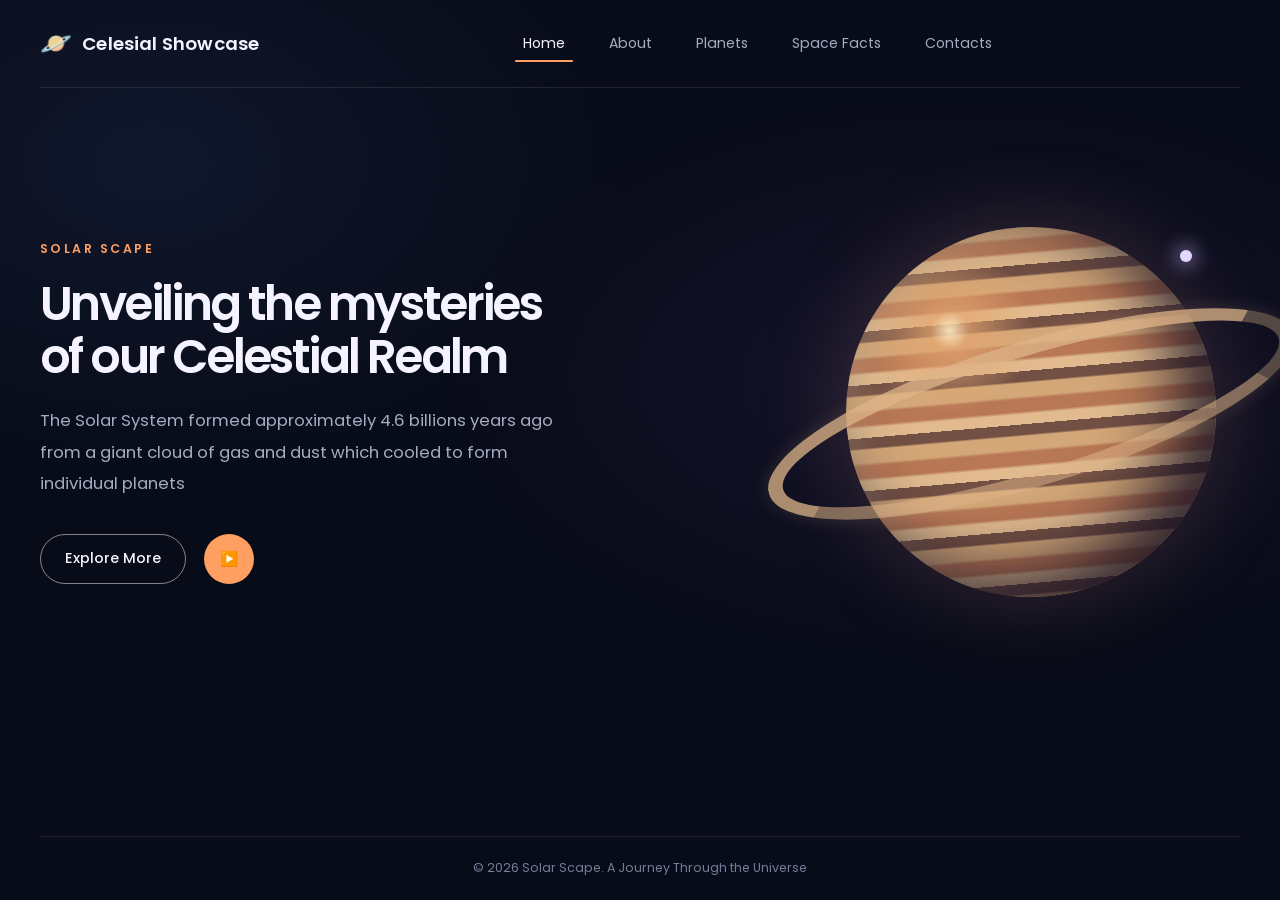
<file: Index.HTML>
<!DOCTYPE html>
<html>
    <head>
        <link rel="shortcut icon" href="https://cdn.britannica.com/56/234056-050-0AC049D7/first-image-from-James-Webb-Space-Telescope-deepest-and-sharpest-infrared-image-of-distant-universe-to-date-SMACS-0723.jpg" type="image/x-icon">
        <title>Celestial Showcase</title>
        <link href="https://fonts.googleapis.com/css2?family=Poppins:wght@300;400;500;600;700&display=swap" rel="stylesheet">
        <link href="https://cdn.jsdelivr.net/npm/bootstrap@5.3.8/dist/css/bootstrap.min.css" rel="stylesheet">
        <link rel="stylesheet" href="Style.css">
    </head>
    <body>
        <main class="site-shell">
            <nav class="navbar navbar-expand-lg navbar-dark">
                <div class="container-fluid p-0">
                    <a class="navbar-brand" href="index.html">
                        <span class="brand-icon orbit-logo">🪐</span>
                        Celesial Showcase
                    </a>
                    <button class="navbar-toggler" type="button" data-bs-toggle="collapse" data-bs-target="#menu">
                        <span class="navbar-toggler-icon"></span>
                    </button>
                    <div class="collapse navbar-collapse" id="menu">
                        <ul class="navbar-nav mx-auto">
                            <li class="nav-item"><a href="index.html" class="nav-link active">Home</a></li>
                            <li class="nav-item"><a href="about.html" class="nav-link">About</a></li>
                            <li class="nav-item"><a href="planets.html" class="nav-link">Planets</a></li>
                            <li class="nav-item"><a href="facts.html" class="nav-link">Space Facts</a></li>
                            <li class="nav-item"><a href="contacts.html" class="nav-link">Contacts</a></li>
                        </ul>
                    </div>
                </div>
            </nav>
            <section class="home-hero">
                <div class="planet-hero" aria-hidden="true"></div>
                <div class="small orbit" aria-hidden="true"></div>
                <div class="home">
                    <p class="info">Solar Scape</p>
                    <h1>Unveiling the mysteries <br>of our Celestial Realm</h1>
                    <p>The Solar System formed approximately 4.6 billions years ago from a giant cloud of gas and dust which cooled to form individual planets</p>
                    <div class="actions">
                        <a href="Planets.HTML" class="outline-btn">Explore More</a>
                        <a href="Planet.HTML?name=Saturn" class="orange-btn" aria-label="Discover Saturn">▶️</a>
                    </div>
                </div>
            </section>
            <footer class="footer">
                © 2026 Solar Scape. A Journey Through the Universe
            </footer>
        </main>
        <script src="https://cdn.jsdelivr.net/npm/bootstrap@5.3.8/dist/js/bootstrap.bundle.min.js"></script>
    </body>
</html>
</file>
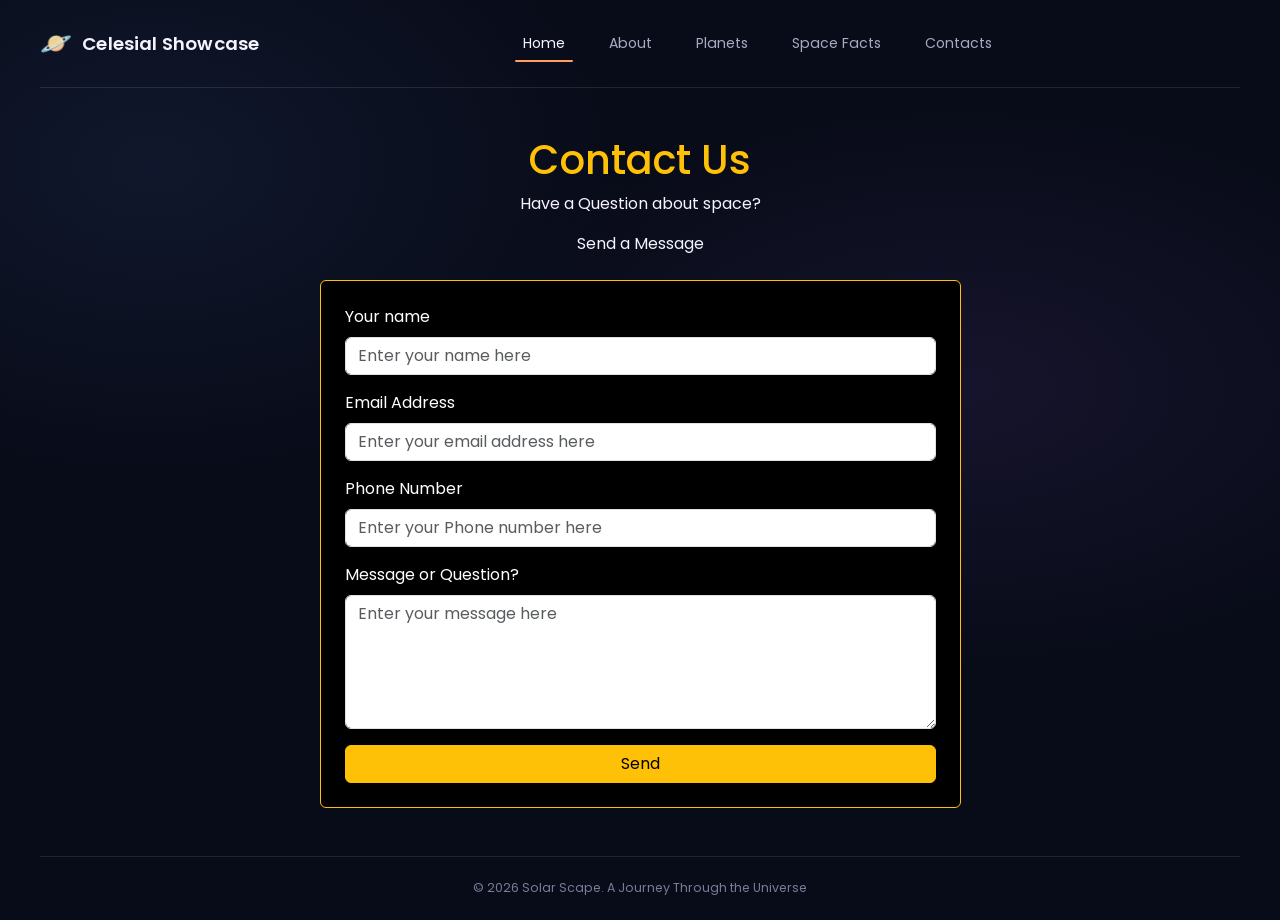
<file: Contacts.HTML>
<!DOCTYPE html>
<html>
    <head>
        <link rel="shortcut icon" href="https://cdn.britannica.com/56/234056-050-0AC049D7/first-image-from-James-Webb-Space-Telescope-deepest-and-sharpest-infrared-image-of-distant-universe-to-date-SMACS-0723.jpg" type="image/x-icon">
        <title>Celestial Showcase</title>
        <link href="https://fonts.googleapis.com/css2?family=Poppins:wght@300;400;500;600;700&display=swap" rel="stylesheet">
        <link href="https://cdn.jsdelivr.net/npm/bootstrap@5.3.8/dist/css/bootstrap.min.css" rel="stylesheet">
        <link rel="stylesheet" href="Style.css">
    </head>
    <body>
        <main class="site-shell">
            <nav class="navbar navbar-expand-lg navbar-dark">
                <div class="container-fluid p-0">
                    <a class="navbar-brand" href="index.html">
                        <span class="brand-icon orbit-logo">🪐</span>
                        Celesial Showcase
                    </a>
                    <button class="navbar-toggler" type="button" data-bs-toggle="collapse" data-bs-target="#menu">
                        <span class="navbar-toggler-icon"></span>
                    </button>
                    <div class="collapse navbar-collapse" id="menu">
                        <ul class="navbar-nav mx-auto">
                            <li class="nav-item"><a href="index.html" class="nav-link active">Home</a></li>
                            <li class="nav-item"><a href="about.html" class="nav-link">About</a></li>
                            <li class="nav-item"><a href="planets.html" class="nav-link">Planets</a></li>
                            <li class="nav-item"><a href="facts.html" class="nav-link">Space Facts</a></li>
                            <li class="nav-item"><a href="contacts.html" class="nav-link">Contacts</a></li>
                        </ul>
                    </div>
                </div>
            </nav>
            <div class="container py-5">
                <h1 class="text-warning text-center">Contact Us</h1>
                <p class="text-center">Have a Question about space?</p>
                <p class="text-center">Send a Message</p>
                <div class="row justify-content-center mt-4">
                    <div class="col-md-7">
                        <div class="card text-white outline-warning border-warning bg-black">
                            <div class="card-body p-4">
                                <form>
                                    <div class="mb-3">
                                        <label class="form-label">Your name</label>
                                        <input type="text" class="form-control" placeholder="Enter your name here">
                                    </div>
                                    <div class="mb-3">
                                        <label class="form-label">Email Address</label>
                                        <input type="email" class="form-control" placeholder="Enter your email address here">
                                    </div>
                                    <div class="mb-3">
                                        <label class="form-label">Phone Number</label>
                                        <input type="tel" class="form-control" placeholder="Enter your Phone number here">
                                    </div>
                                    <div class="mb-3">
                                        <label class="form-label">Message or Question?</label>
                                        <textarea class="form-control" placeholder="Enter your message here" rows="5"></textarea>
                                    </div>
                                    <button type="submit" class="btn btn-warning w-100">Send</button>
                                </form>
                            </div>
                        </div>
                    </div>
                </div>
            </div>
            <footer class="footer">
                © 2026 Solar Scape. A Journey Through the Universe
            </footer>
        </main>
        <script src="https://cdn.jsdelivr.net/npm/bootstrap@5.3.8/dist/js/bootstrap.bundle.min.js"></script>
    </body>
</html>
</file>
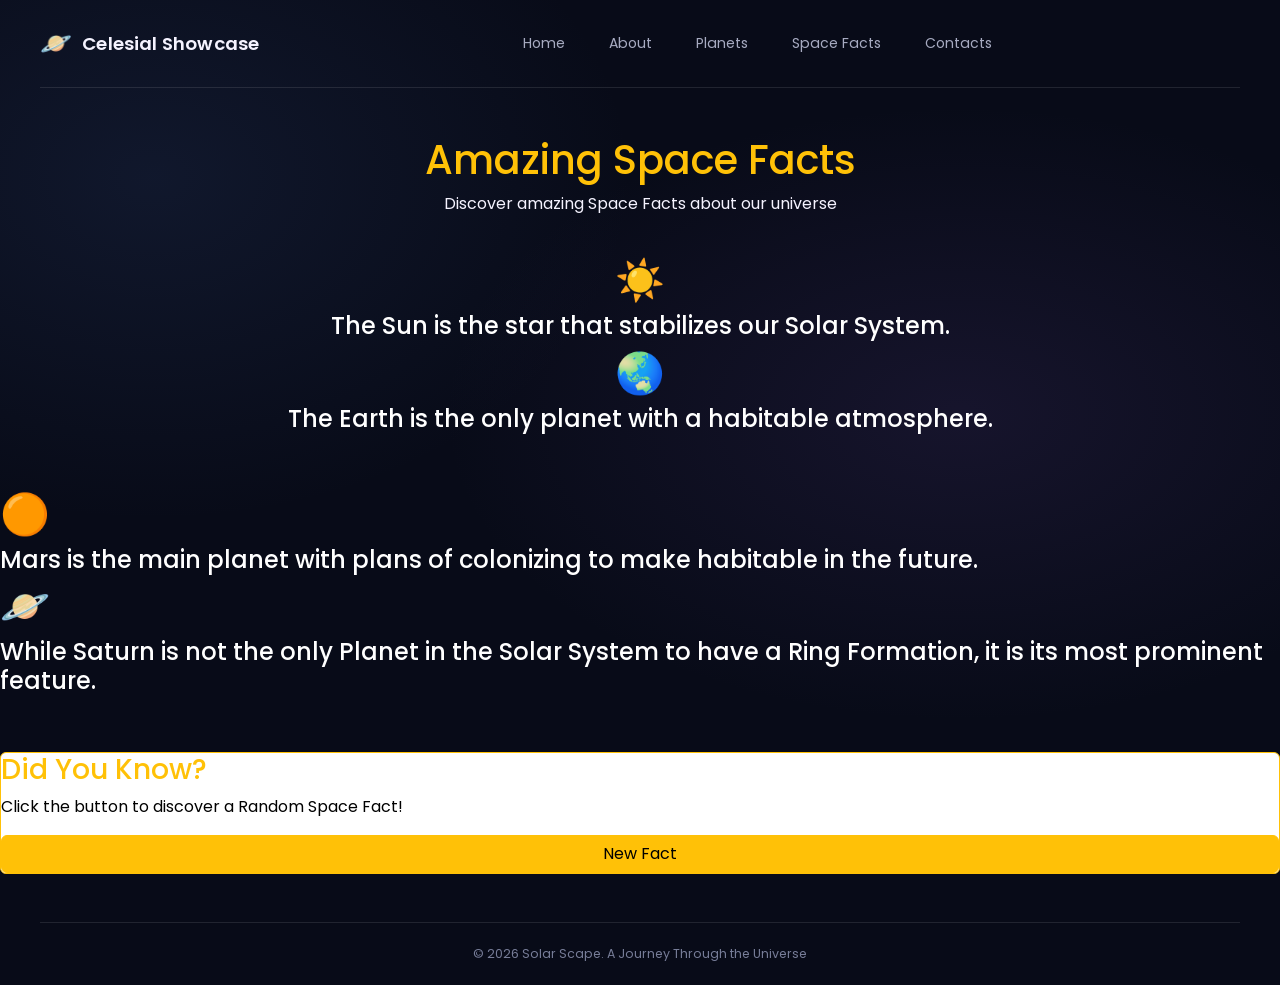
<file: Facts.HTML>
<!DOCTYPE html>
<html>
    <head>
        <link rel="shortcut icon" href="https://cdn.britannica.com/56/234056-050-0AC049D7/first-image-from-James-Webb-Space-Telescope-deepest-and-sharpest-infrared-image-of-distant-universe-to-date-SMACS-0723.jpg" type="image/x-icon">
        <title>Celestial Showcase</title>
        <link href="https://fonts.googleapis.com/css2?family=Poppins:wght@300;400;500;600;700&display=swap" rel="stylesheet">
        <link href="https://cdn.jsdelivr.net/npm/bootstrap@5.3.8/dist/css/bootstrap.min.css" rel="stylesheet">
        <link rel="stylesheet" href="Style.css">
    </head>
    <body>
        <main class="site-shell">
            <nav class="navbar navbar-expand-lg navbar-dark">
                <div class="container-fluid p-0">
                    <a class="navbar-brand" href="index.html">
                        <span class="brand-icon orbit-logo">🪐</span>
                        Celesial Showcase
                    </a>
                    <button class="navbar-toggler" type="button" data-bs-toggle="collapse" data-bs-target="#menu">
                        <span class="navbar-toggler-icon"></span>
                    </button>
                    <div class="collapse navbar-collapse" id="menu">
                        <ul class="navbar-nav mx-auto">
                            <li class="nav-item"><a href="index.html" class="nav-link">Home</a></li>
                            <li class="nav-item"><a href="about.html" class="nav-link">About</a></li>
                            <li class="nav-item"><a href="planets.html" class="nav-link">Planets</a></li>
                            <li class="nav-item"><a href="facts.html" class="nav-link" active>Space Facts</a></li>
                            <li class="nav-item"><a href="contacts.html" class="nav-link">Contacts</a></li>
                        </ul>
                    </div>
                </div>
            </nav>
            <div class="container py-5 text-center">
                <h1 class="text-warning">Amazing Space Facts</h1>
                <p>Discover amazing Space Facts about our universe</p>
                <div class="row g-4 mt-3">
                    <div class="col text-white h-100">
                        <div class="card-body">
                            <h1>☀️</h1>
                            <h4>The Sun is the star that stabilizes our Solar System.</h4>
                        </div>
                    </div>
                </div>
                <div class="col text-white h-100">
                        <div class="card-body">
                            <h1>🌏</h1>
                            <h4>The Earth is the only planet with a habitable atmosphere.</h4>
                        </div>
                    </div>
                </div>
                <div class="col text-white h-100">
                        <div class="card-body">
                            <h1>🟠</h1>
                            <h4>Mars is the main planet with plans of colonizing to make habitable in the future.</h4>
                        </div>
                    </div>
                </div>
                <div class="col text-white h-100">
                        <div class="card-body">
                            <h1>🪐</h1>
                            <h4>While Saturn is not the only Planet in the Solar System to have a Ring Formation, it is its most prominent feature.</h4>
                        </div>
                    </div>
                </div>
            </div>
            <div class="card text-black border-warning my-5">
                <h3 class="text-warning">Did You Know?</h3>
                <p id="fact">Click the button to discover a Random Space Fact!</p>
                <button class="btn btn-warning" onclick="newFact()">New Fact</button>
            </div>
            <footer class="footer">
                © 2026 Solar Scape. A Journey Through the Universe
            </footer>
        </main>
        <script>
            var facts = [

"Sunlight takes about 8 minutes and 20 seconds to reach Earth.",

"Jupiter is the largest planet in our solar system.",

"A day on Venus is longer than its year.",

"Neptune takes about 165 Earth years to orbit the Sun.",

"The Moon has almost no atmosphere.",

"Mars has the tallest known volcano in our solar system.",

"The Sun contains about 99.8% of the solar system's mass."

];
function newFact(){
    var random=Math.floor(Math.random()*facts.length);
    document.getElementById("fact").innerText=facts[random];
}
        </script>
        <script src="https://cdn.jsdelivr.net/npm/bootstrap@5.3.8/dist/js/bootstrap.bundle.min.js"></script>
    </body>
</html>
</file>
<file: Style.css>
:root {
    color-scheme: dark;
    --color-background: #080b18;
    --color-surface: rgba(17, 22, 42, 0.76);
    --color-text: #f5f3ff;
    --color-muted: #a7abc1;
    --color-accent: #ff9f62;
}

* {
    box-sizing: border-box;
}

body {
    min-width: 320px;
    min-height: 100vh;
    margin: 0;
    color: var(--color-text);
    background:
        radial-gradient(ellipse at 75% 42%, rgba(80, 57, 126, 0.2), transparent 38%),
        radial-gradient(ellipse at 12% 18%, rgba(55, 81, 137, 0.18), transparent 30%),
        var(--color-background);
    font-family: "Poppins", sans-serif;
}

.site-shell {
    display: flex;
    min-height: 100vh;
    flex-direction: column;
    overflow: hidden;
}

.navbar {
    z-index: 2;
    width: min(100% - 64px, 1200px);
    min-height: 88px;
    margin: 0 auto;
    border-bottom: 1px solid rgba(255, 255, 255, 0.1);
}

.navbar-brand {
    display: inline-flex;
    align-items: center;
    gap: 10px;
    color: var(--color-text);
    font-size: 1.15rem;
    font-weight: 600;
    letter-spacing: 0.01em;
}

.navbar-brand:hover,
.navbar-brand:focus {
    color: #fff;
}

.brand-icon {
    font-size: 1.6rem;
}

.navbar-nav {
    gap: clamp(12px, 2.2vw, 32px);
}

.navbar .nav-link {
    position: relative;
    padding: 10px 0;
    color: var(--color-muted);
    font-size: 0.88rem;
    transition: color 180ms ease;
}

.navbar .nav-link:hover,
.navbar .nav-link:focus,
.navbar .nav-link.active {
    color: var(--color-text);
}

.navbar .nav-link.active::after {
    position: absolute;
    right: 0;
    bottom: 2px;
    left: 0;
    height: 2px;
    border-radius: 2px;
    background: var(--color-accent);
    content: "";
}

.navbar-toggler {
    border-color: rgba(255, 255, 255, 0.3);
}

.navbar-toggler:focus {
    box-shadow: 0 0 0 0.2rem rgba(255, 159, 98, 0.25);
}

.home-hero {
    position: relative;
    display: flex;
    width: min(100% - 64px, 1200px);
    min-height: clamp(560px, 72vh, 760px);
    align-items: center;
    margin: 0 auto;
}

.home {
    position: relative;
    z-index: 1;
    width: min(62%, 720px);
    padding: 72px 0;
}

.info {
    margin: 0 0 18px;
    color: var(--color-accent);
    font-size: 0.78rem;
    font-weight: 600;
    letter-spacing: 0.2em;
    text-transform: uppercase;
}

.home h1 {
    max-width: 650px;
    margin: 0 0 22px;
    font-size: clamp(2.6rem, 3.7vw, 3.35rem);
    font-weight: 600;
    letter-spacing: -0.055em;
    line-height: 1.12;
}

.home > p:not(.info) {
    max-width: 540px;
    margin: 0;
    color: var(--color-muted);
    font-size: clamp(0.95rem, 1.3vw, 1.08rem);
    line-height: 1.9;
}

.actions {
    display: flex;
    align-items: center;
    gap: 18px;
    margin-top: 34px;
}

.outline-btn,
.orange-btn {
    display: inline-flex;
    align-items: center;
    justify-content: center;
    text-decoration: none;
    transition: transform 180ms ease, background-color 180ms ease, border-color 180ms ease;
}

.outline-btn {
    min-height: 50px;
    padding: 0 24px;
    border: 1px solid rgba(255, 255, 255, 0.5);
    border-radius: 999px;
    color: var(--color-text);
    font-size: 0.9rem;
    font-weight: 500;
}

.outline-btn:hover,
.outline-btn:focus {
    transform: translateY(-2px);
    border-color: var(--color-accent);
    color: #fff;
}

.orange-btn {
    width: 50px;
    height: 50px;
    border-radius: 50%;
    background: var(--color-accent);
    color: #17101a;
    font-size: 0.92rem;
}

.orange-btn:hover,
.orange-btn:focus {
    transform: translateY(-2px) scale(1.05);
    background: #ffb17f;
    color: #17101a;
}

.planet-hero {
    position: absolute;
    top: 50%;
    right: 2%;
    width: clamp(250px, 31vw, 370px);
    aspect-ratio: 1;
    isolation: isolate;
    transform: translateY(-50%);
    border-radius: 50%;
    background:
        radial-gradient(ellipse at 28% 28%, rgba(255, 239, 199, 0.9) 0%, rgba(228, 166, 112, 0.72) 5%, transparent 22%),
        repeating-linear-gradient(175deg, #735044 0 10px, #d4a778 12px 25px, #b97855 28px 40px, #e1bb8f 43px 53px);
    box-shadow:
        inset -35px -20px 70px rgba(15, 11, 31, 0.85),
        inset 10px 8px 30px rgba(255, 227, 181, 0.28),
        0 0 90px rgba(202, 132, 112, 0.22);
}

.planet-hero::before {
    position: absolute;
    z-index: -1;
    top: 31%;
    left: -24%;
    width: 148%;
    height: 39%;
    transform: rotate(-17deg);
    border: 15px solid rgba(223, 181, 137, 0.76);
    border-right-color: rgba(223, 181, 137, 0.35);
    border-bottom-color: rgba(223, 181, 137, 0.55);
    border-radius: 50%;
    box-shadow: 0 0 18px rgba(235, 190, 143, 0.16);
    content: "";
}

.small.orbit {
    position: absolute;
    top: 25%;
    right: 4%;
    width: 12px;
    height: 12px;
    border-radius: 50%;
    background: #e4d7ff;
    box-shadow: 0 0 18px 5px rgba(202, 184, 255, 0.45);
}

.footer {
    width: min(100% - 64px, 1200px);
    margin: auto auto 0;
    padding: 22px 0;
    border-top: 1px solid rgba(255, 255, 255, 0.1);
    color: #777d98;
    font-size: 0.78rem;
    text-align: center;
}

@media (max-width: 991.98px) {
    .navbar {
        width: min(100% - 40px, 1200px);
    }

    .navbar-collapse {
        margin: 0 -12px;
        padding: 12px 20px 20px;
        border: 1px solid rgba(255, 255, 255, 0.1);
        border-radius: 14px;
        background: var(--color-surface);
        backdrop-filter: blur(14px);
    }

    .navbar-nav {
        align-items: flex-start;
        gap: 4px;
    }

    .home-hero,
    .footer {
        width: min(100% - 40px, 1200px);
    }

    .home {
        width: 62%;
    }

    .planet-hero {
        right: 0;
        width: clamp(220px, 36vw, 340px);
        opacity: 0.82;
    }
}

@media (max-width: 640px) {
    .navbar {
        min-height: 76px;
    }

    .navbar-brand {
        font-size: 1rem;
    }

    .home-hero {
        min-height: 670px;
        align-items: flex-end;
    }

    .home {
        width: 100%;
        padding: 280px 0 52px;
    }

    .home h1 {
        font-size: clamp(2.35rem, 10vw, 3.5rem);
    }

    .home h1 br {
        display: none;
    }

    .planet-hero {
        top: 30px;
        right: 50%;
        width: min(64vw, 260px);
        transform: translateX(50%);
        opacity: 0.92;
    }

    .small.orbit {
        top: 8%;
        right: 15%;
    }

    .footer {
        padding: 18px 0;
        font-size: 0.7rem;
    }
}

@media (prefers-reduced-motion: reduce) {
    *,
    *::before,
    *::after {
        scroll-behavior: auto !important;
        transition-duration: 0.01ms !important;
    }
}
</file>
